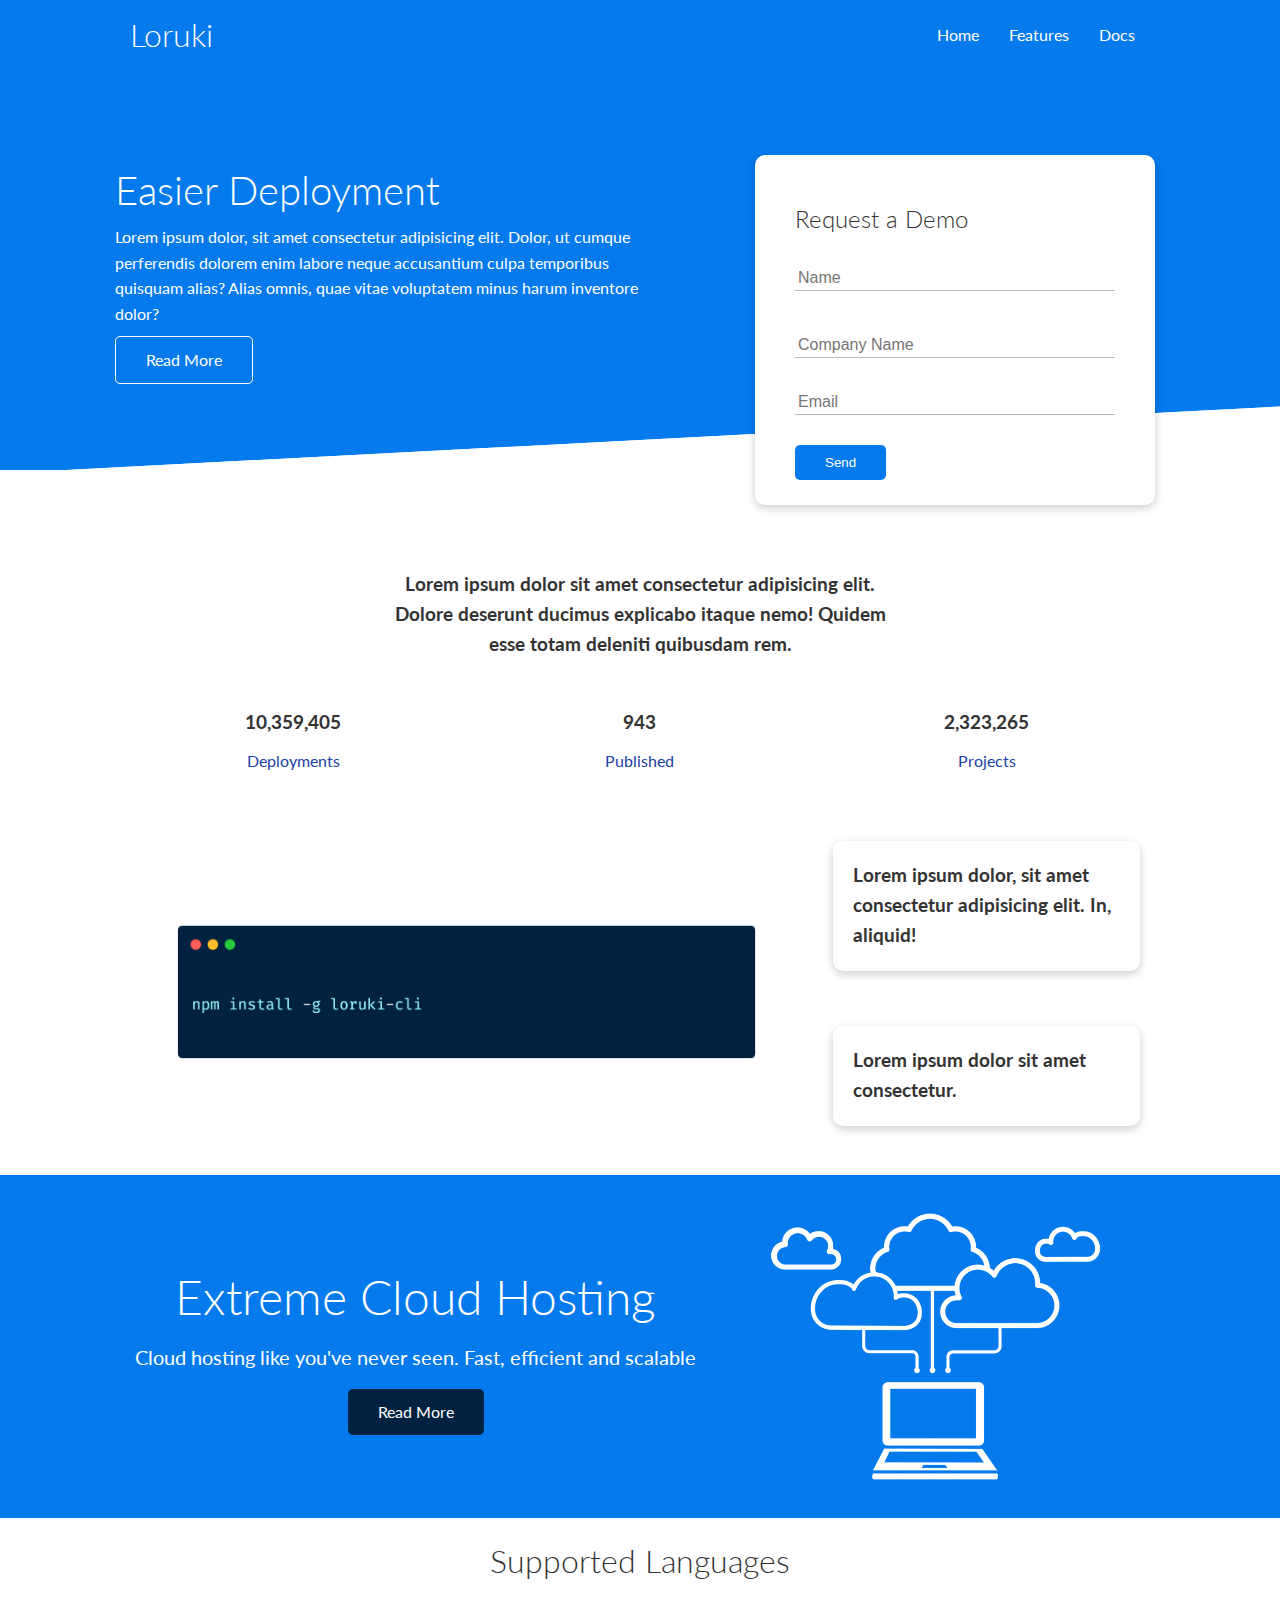
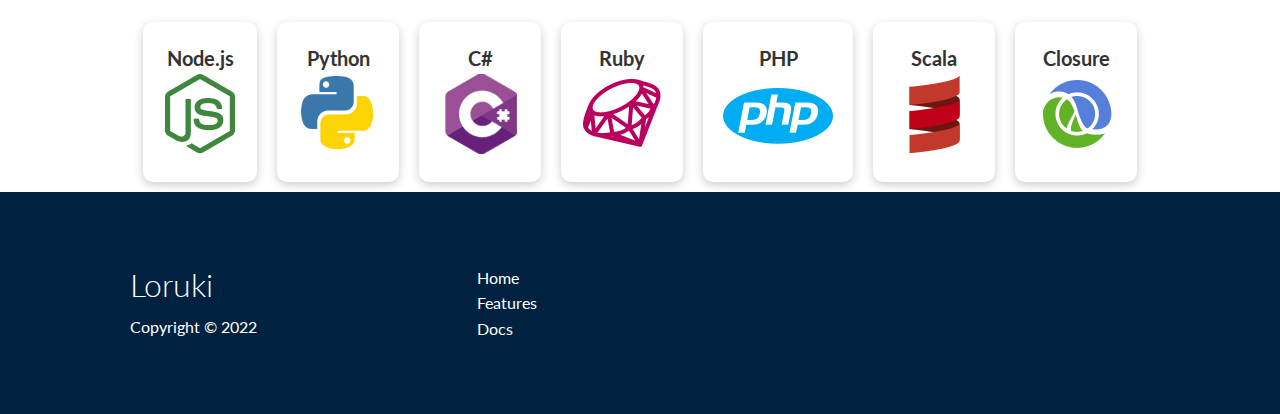
<file: index.html>
<!DOCTYPE html>
<html lang="en">
  <head>
    <meta charset="UTF-8" />
    <meta http-equiv="X-UA-Compatible" content="IE=edge" />
    <meta name="viewport" content="width=device-width, initial-scale=1.0" />
    <link
      rel="stylesheet"
      href="https://cdnjs.cloudflare.com/ajax/libs/font-awesome/5.15.1/css/all.min.css"
      integrity="sha512-+4zCK9k+qNFUR5X+cKL9EIR+ZOhtIloNl9GIKS57V1MyNsYpYcUrUeQc9vNfzsWfV28IaLL3i96P9sdNyeRssA=="
      crossorigin="anonymous"
      referrerpolicy="no-referrer"
    />
    <link rel="stylesheet" href="css/utilities.css" />
    <link rel="stylesheet" href="css/style.css" />
    <title>Loruki | Cloud Hosting for Everyone</title>
  </head>
  <body>
    <!-- Navbar -->
    <div class="navbar">
      <div class="container flex">
        <h1 class="logo">Loruki</h1>
        <nav>
          <ul>
            <li><a href="index.html">Home</a></li>
            <li><a href="features.html">Features</a></li>
            <li><a href="docs.html">Docs</a></li>
          </ul>
        </nav>
      </div>
    </div>

    <!-- Showcase -->
    <section class="showcase">
      <div class="container grid">
        <div class="showcase-text">
          <h1>Easier Deployment</h1>
          <p>
            Lorem ipsum dolor, sit amet consectetur adipisicing elit. Dolor, ut
            cumque perferendis dolorem enim labore neque accusantium culpa
            temporibus quisquam alias? Alias omnis, quae vitae voluptatem minus
            harum inventore dolor?
          </p>
          <a class="btn btn-outline" href="features.html">Read More</a>
        </div>

        <div class="showcase-form card">
          <h2>Request a Demo</h2>
          <form
            name="contact"
            method="POST"
            netlify-honeypot="bot-field"
            data-netlify="true"
          >
            <input type="hidden" name="form-name" value="contact" />
            <div class="form-control">
              <input type="text" name="name" placeholder="Name" required />
              <p class="hidden">
                <label
                  >Don't fill this out if you're human: <input name="bot-field"
                /></label>
              </p>
            </div>
            <div class="form-control">
              <input
                type="text"
                name="company"
                placeholder="Company Name"
                required
              />
            </div>
            <div class="form-control">
              <input type="email" name="email" placeholder="Email" required />
            </div>

            <input type="submit" value="Send" class="btn btn-primary" />
          </form>
        </div>
      </div>
    </section>

    <!-- Stats -->
    <section class="stats">
      <div class="container">
        <h3 class="stats-heading text-center my-1">
          Lorem ipsum dolor sit amet consectetur adipisicing elit. Dolore
          deserunt ducimus explicabo itaque nemo! Quidem esse totam deleniti
          quibusdam rem.
        </h3>

        <div class="grid grid-3 text-center my-4">
          <div>
            <i class="fas fa-server fa-3x"></i>
            <h3>10,359,405</h3>
            <p class="text-secondary">Deployments</p>
          </div>
          <div>
            <i class="fas fa-upload fa-3x"></i>
            <h3>943</h3>
            <p class="text-secondary">Published</p>
          </div>
          <div>
            <i class="fas fa-project-diagram fa-3x"></i>
            <h3>2,323,265</h3>
            <p class="text-secondary">Projects</p>
          </div>
        </div>
      </div>
    </section>

    <!-- Cli -->
    <section class="cli">
      <div class="container grid">
        <img src="images/cli.png" alt="" />
        <div class="card">
          <h3>
            Lorem ipsum dolor, sit amet consectetur adipisicing elit. In,
            aliquid!
          </h3>
        </div>
        <div class="card">
          <h3>Lorem ipsum dolor sit amet consectetur.</h3>
        </div>
      </div>
    </section>

    <!-- Cloud -->
    <section class="cloud bg-primary my-2 py-2">
      <div class="container grid">
        <div class="text-center">
          <h2 class="lg">Extreme Cloud Hosting</h2>
          <p class="lead my-1">
            Cloud hosting like you've never seen. Fast, efficient and scalable
          </p>
          <a href="features.html" class="btn btn-dark">Read More</a>
        </div>
        <img src="images/cloud.png" alt="" />
      </div>
    </section>

    <!-- Languages -->
    <section class="languages">
      <h2 class="md text-center my-2">Supported Languages</h2>
      <div class="container flex">
        <div class="card">
          <h4>Node.js</h4>
          <img src="images/logos/node.png" alt="" />
        </div>
        <div class="card">
          <h4>Python</h4>
          <img src="images/logos/python.png" alt="" />
        </div>
        <div class="card">
          <h4>C#</h4>
          <img src="images/logos/csharp.png" alt="" />
        </div>
        <div class="card">
          <h4>Ruby</h4>
          <img src="images/logos/ruby.png" alt="" />
        </div>
        <div class="card">
          <h4>PHP</h4>
          <img src="images/logos/php.png" alt="" />
        </div>
        <div class="card">
          <h4>Scala</h4>
          <img src="images/logos/scala.png" alt="" />
        </div>
        <div class="card">
          <h4>Closure</h4>
          <img src="images/logos/clojure.png" alt="" />
        </div>
      </div>
    </section>

    <!-- Footer -->
    <footer class="footer bg-dark py-5">
      <div class="container grid grid-3">
        <div>
          <h1>Loruki</h1>
          <p>Copyright &copy; 2022</p>
        </div>
        <nav>
          <ul>
            <li><a href="index.html">Home</a></li>
            <li><a href="features.html">Features</a></li>
            <li><a href="docs.html">Docs</a></li>
          </ul>
        </nav>
        <div class="social">
          <a href="#"><i class="fab fa-github fa-2x"></i></a>
          <a href="#"><i class="fab fa-facebook fa-2x"></i></a>
          <a href="#"><i class="fab fa-instagram fa-2x"></i></a>
          <a href="#"><i class="fab fa-twitter fa-2x"></i></a>
        </div>
      </div>
    </footer>
  </body>
</html>
</file>
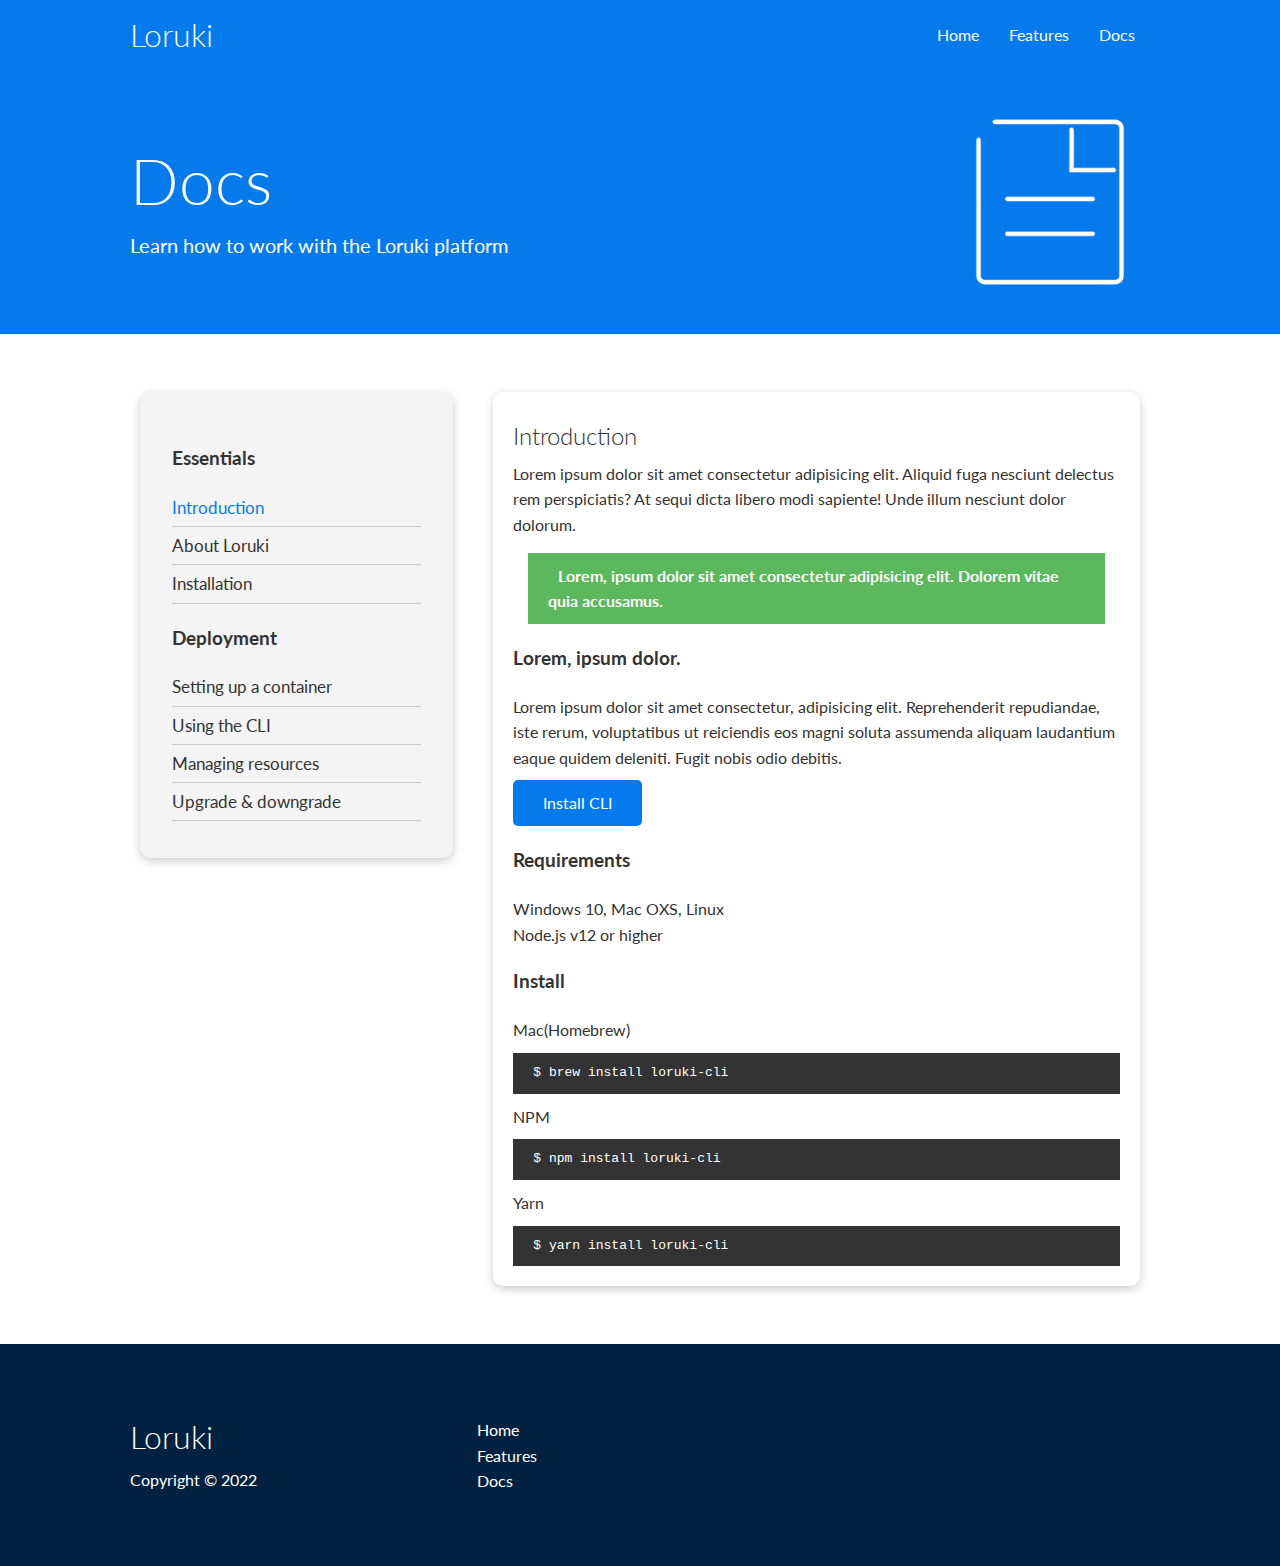
<file: docs.html>
<!DOCTYPE html>
<html lang="en">
  <head>
    <meta charset="UTF-8" />
    <meta http-equiv="X-UA-Compatible" content="IE=edge" />
    <meta name="viewport" content="width=device-width, initial-scale=1.0" />
    <link
      rel="stylesheet"
      href="https://cdnjs.cloudflare.com/ajax/libs/font-awesome/5.15.1/css/all.min.css"
      integrity="sha512-+4zCK9k+qNFUR5X+cKL9EIR+ZOhtIloNl9GIKS57V1MyNsYpYcUrUeQc9vNfzsWfV28IaLL3i96P9sdNyeRssA=="
      crossorigin="anonymous"
      referrerpolicy="no-referrer"
    />
    <link rel="stylesheet" href="css/utilities.css" />
    <link rel="stylesheet" href="css/style.css" />
    <title>Loruki | Cloud Hosting for Everyone</title>
  </head>
  <body>
    <!-- Navbar -->
    <div class="navbar">
      <div class="container flex">
        <h1 class="logo">Loruki</h1>
        <nav>
          <ul>
            <li><a href="index.html">Home</a></li>
            <li><a href="features.html">Features</a></li>
            <li><a href="docs.html">Docs</a></li>
          </ul>
        </nav>
      </div>
    </div>

    <!-- Head -->
    <section class="docs-head bg-primary py-3">
      <div class="container grid">
        <div>
          <h1 class="xl">Docs</h1>
          <p class="lead">Learn how to work with the Loruki platform</p>
        </div>
        <img src="images/docs.png" alt="" />
      </div>
    </section>

    <!-- Docs main -->
    <section class="docs-main my-4">
      <div class="container grid">
        <div class="card bg-light p-3">
          <h3 class="my-2">Essentials</h3>
          <nav>
            <ul>
              <li><a class="text-primary" href="#">Introduction</a></li>
              <li><a href="#">About Loruki</a></li>
              <li><a href="#">Installation</a></li>
            </ul>
          </nav>

          <h3 class="my-2">Deployment</h3>
          <nav>
            <ul>
              <li><a href="#">Setting up a container</a></li>
              <li><a href="#">Using the CLI</a></li>
              <li><a href="#">Managing resources</a></li>
              <li><a href="#">Upgrade & downgrade</a></li>
            </ul>
          </nav>
        </div>

        <div class="card">
          <h2>Introduction</h2>
          <p>
            Lorem ipsum dolor sit amet consectetur adipisicing elit. Aliquid
            fuga nesciunt delectus rem perspiciatis? At sequi dicta libero modi
            sapiente! Unde illum nesciunt dolor dolorum.
          </p>

          <div class="alert alert-success">
            <i class="fas fa-info"></i> Lorem, ipsum dolor sit amet consectetur
            adipisicing elit. Dolorem vitae quia accusamus.
          </div>
          <h3>Lorem, ipsum dolor.</h3>
          <p>
            Lorem ipsum dolor sit amet consectetur, adipisicing elit.
            Reprehenderit repudiandae, iste rerum, voluptatibus ut reiciendis
            eos magni soluta assumenda aliquam laudantium eaque quidem deleniti.
            Fugit nobis odio debitis.
          </p>
          <a href="#" class="btn btn-primary">Install CLI</a>

          <h3>Requirements</h3>
          <ul>
            <li>Windows 10, Mac OXS, Linux</li>
            <li>Node.js v12 or higher</li>
          </ul>

          <h3>Install</h3>
          <p>Mac(Homebrew)</p>
          <pre><code>$ brew install loruki-cli</code></pre>
          <p>NPM</p>
          <pre><code>$ npm install loruki-cli</code></pre>
          <p>Yarn</p>
          <pre><code>$ yarn install loruki-cli</code></pre>
        </div>
      </div>
    </section>

    <!-- Footer -->
    <footer class="footer bg-dark py-5">
      <div class="container grid grid-3">
        <div>
          <h1>Loruki</h1>
          <p>Copyright &copy; 2022</p>
        </div>
        <nav>
          <ul>
            <li><a href="index.html">Home</a></li>
            <li><a href="features.html">Features</a></li>
            <li><a href="docs.html">Docs</a></li>
          </ul>
        </nav>
        <div class="social">
          <a href="#"><i class="fab fa-github fa-2x"></i></a>
          <a href="#"><i class="fab fa-facebook fa-2x"></i></a>
          <a href="#"><i class="fab fa-instagram fa-2x"></i></a>
          <a href="#"><i class="fab fa-twitter fa-2x"></i></a>
        </div>
      </div>
    </footer>
  </body>
</html>
</file>
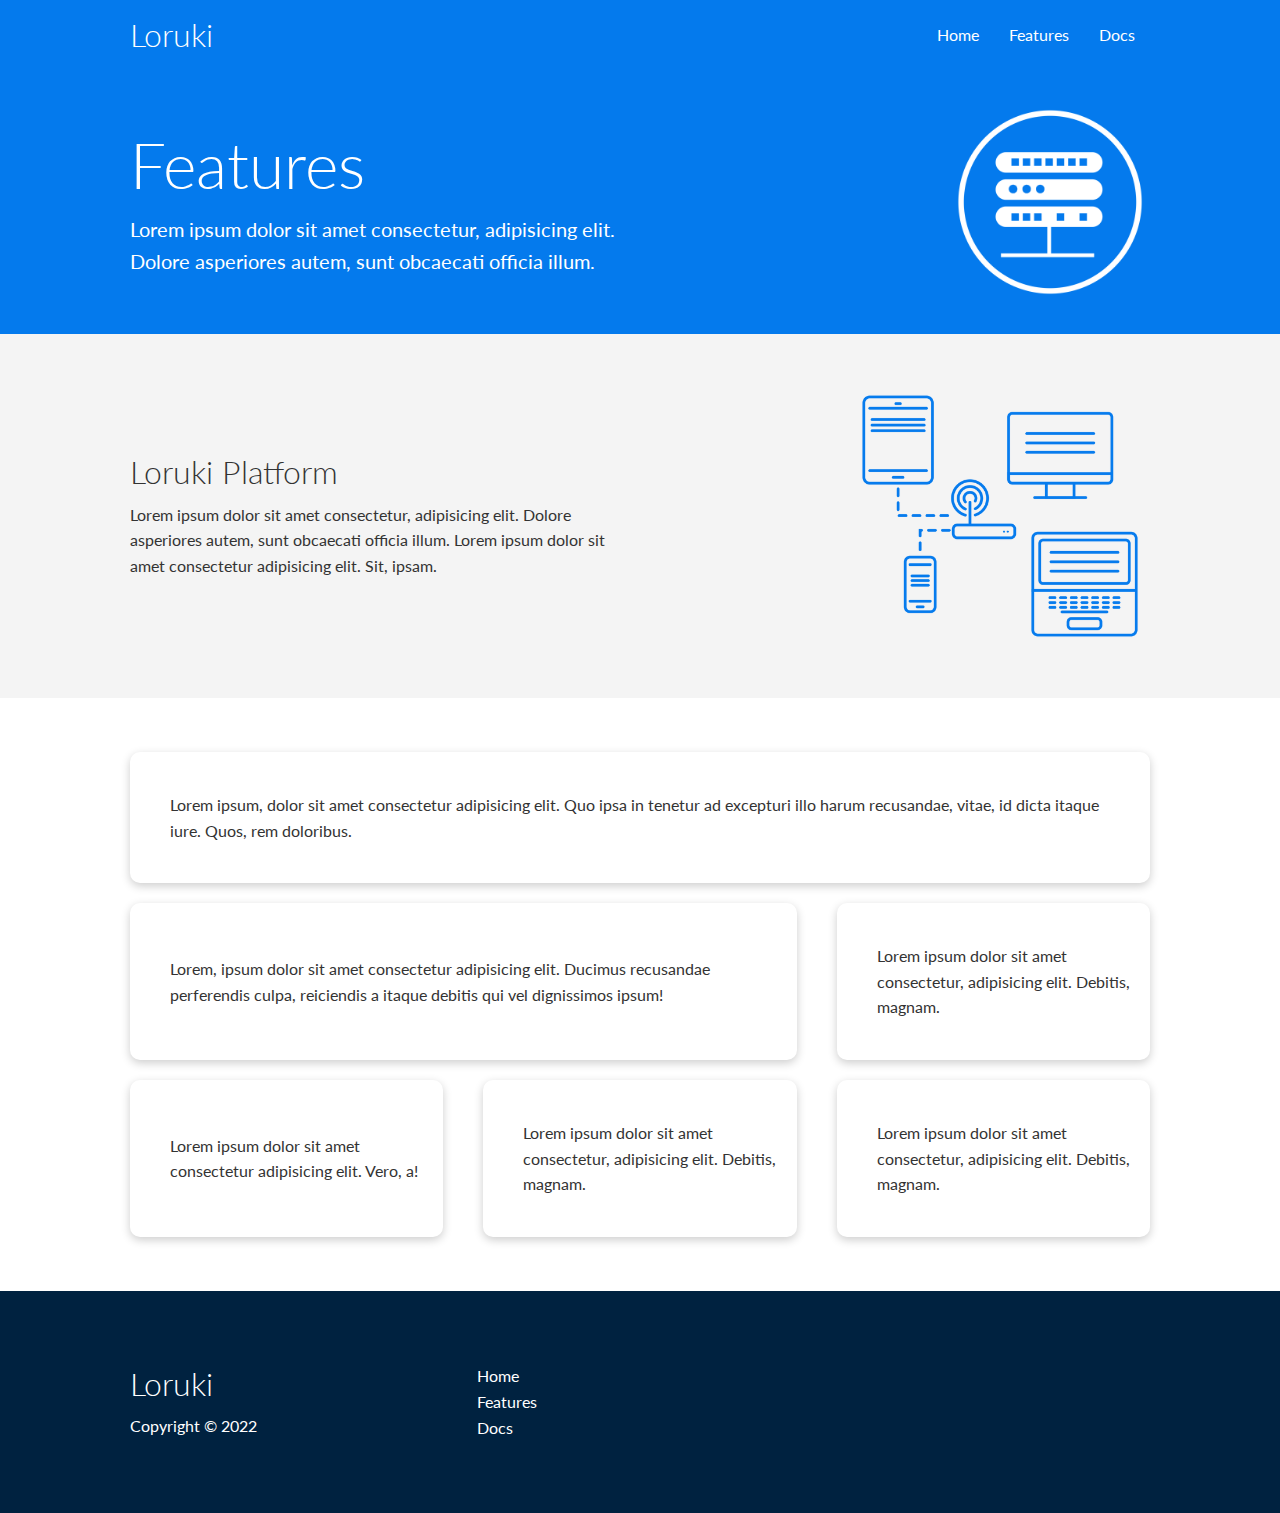
<file: features.html>
<!DOCTYPE html>
<html lang="en">
  <head>
    <meta charset="UTF-8" />
    <meta http-equiv="X-UA-Compatible" content="IE=edge" />
    <meta name="viewport" content="width=device-width, initial-scale=1.0" />
    <link
      rel="stylesheet"
      href="https://cdnjs.cloudflare.com/ajax/libs/font-awesome/5.15.1/css/all.min.css"
      integrity="sha512-+4zCK9k+qNFUR5X+cKL9EIR+ZOhtIloNl9GIKS57V1MyNsYpYcUrUeQc9vNfzsWfV28IaLL3i96P9sdNyeRssA=="
      crossorigin="anonymous"
      referrerpolicy="no-referrer"
    />
    <link rel="stylesheet" href="css/utilities.css" />
    <link rel="stylesheet" href="css/style.css" />
    <title>Loruki | Cloud Hosting for Everyone</title>
  </head>
  <body>
    <!-- Navbar -->
    <div class="navbar">
      <div class="container flex">
        <h1 class="logo">Loruki</h1>
        <nav>
          <ul>
            <li><a href="index.html">Home</a></li>
            <li><a href="features.html">Features</a></li>
            <li><a href="docs.html">Docs</a></li>
          </ul>
        </nav>
      </div>
    </div>

    <!-- Head -->
    <section class="features-head bg-primary py-3">
      <div class="container grid">
        <div>
          <h1 class="xl">Features</h1>
          <p class="lead">
            Lorem ipsum dolor sit amet consectetur, adipisicing elit. Dolore
            asperiores autem, sunt obcaecati officia illum.
          </p>
        </div>
        <img src="images/server.png" alt="" />
      </div>
    </section>

    <!-- Sub head -->
    <section class="features-sub-head bg-light py-3">
      <div class="container grid">
        <div>
          <h1 class="md">Loruki Platform</h1>
          <p>
            Lorem ipsum dolor sit amet consectetur, adipisicing elit. Dolore
            asperiores autem, sunt obcaecati officia illum. Lorem ipsum dolor
            sit amet consectetur adipisicing elit. Sit, ipsam.
          </p>
        </div>
        <img src="images/server2.png" alt="" />
      </div>
    </section>

    <section class="features-main my-2">
      <div class="container grid grid-3">
        <div class="card flex">
          <i class="fas fa-server fa-3x"></i>
          <p>
            Lorem ipsum, dolor sit amet consectetur adipisicing elit. Quo ipsa
            in tenetur ad excepturi illo harum recusandae, vitae, id dicta
            itaque iure. Quos, rem doloribus.
          </p>
        </div>
        <div class="card flex">
          <i class="fas fa-network-wired fa-3x"></i>
          <p>
            Lorem, ipsum dolor sit amet consectetur adipisicing elit. Ducimus
            recusandae perferendis culpa, reiciendis a itaque debitis qui vel
            dignissimos ipsum!
          </p>
        </div>
        <div class="card flex">
          <i class="fas fa-laptop-code fa-3x"></i>
          <p>
            Lorem ipsum dolor sit amet consectetur, adipisicing elit. Debitis,
            magnam.
          </p>
        </div>
        <div class="card flex">
          <i class="fas fa-database fa-3x"></i>
          <p>
            Lorem ipsum dolor sit amet consectetur adipisicing elit. Vero, a!
          </p>
        </div>
        <div class="card flex">
          <i class="fas fa-power-off fa-3x"></i>
          <p>
            Lorem ipsum dolor sit amet consectetur, adipisicing elit. Debitis,
            magnam.
          </p>
        </div>
        <div class="card flex">
          <i class="fas fa-upload fa-3x"></i>
          <p>
            Lorem ipsum dolor sit amet consectetur, adipisicing elit. Debitis,
            magnam.
          </p>
        </div>
      </div>
    </section>

    <!-- Footer -->
    <footer class="footer bg-dark py-5">
      <div class="container grid grid-3">
        <div>
          <h1>Loruki</h1>
          <p>Copyright &copy; 2022</p>
        </div>
        <nav>
          <ul>
            <li><a href="index.html">Home</a></li>
            <li><a href="features.html">Features</a></li>
            <li><a href="docs.html">Docs</a></li>
          </ul>
        </nav>
        <div class="social">
          <a href="#"><i class="fab fa-github fa-2x"></i></a>
          <a href="#"><i class="fab fa-facebook fa-2x"></i></a>
          <a href="#"><i class="fab fa-instagram fa-2x"></i></a>
          <a href="#"><i class="fab fa-twitter fa-2x"></i></a>
        </div>
      </div>
    </footer>
  </body>
</html>
</file>
<file: css/utilities.css>
.container{
     max-width: 1100px;
     margin: 0 auto;
     overflow: auto;
     padding: 0 40px;
}

.card{
     background-color: #fff;
     color: #333;
     border-radius: 10px;
     box-shadow: 0 3px 10px rgb(0, 0, 0, 0.2);
     padding: 20px;
     margin: 10px;
}

.btn{
     display: inline-block;
     padding: 10px 30px;
     cursor: pointer;
     background: var(--primary-color);
     color: #fff;
     border: none;
     border-radius: 5px;
}

.btn-outline{
     background-color: transparent;
     border: 1px #fff solid;
}

.btn:hover{
     transform: scale(0.98);
}

/* Backgrounds & colored buttons */
.bg-primary, .btn-primary{
     background-color: var(--primary-color);
     color: #fff;
}

.bg-secondary, .btn-secondary{
     background-color: var(--secondary-color);
     color: #fff;
}

.bg-dark, .btn-dark{
     background-color: var(--dark-color);
     color: #fff;
}

.bg-light, .btn-light{
     background-color: var(--light-color);
     color: #333;
}

.bg-primary a, .btn-primary a,
.bg-secondary a, .btn-secondary a,
.bg-dark a, .btn-dark a{
     color: #fff;
}

/* Text colors */
.text-primary{
     color: var(--primary-color);
}

.text-secondary{
     color: var(--secondary-color);
}

.text-dark{
     color: var(--dark-color);
}

.text-light{
     color: var(--light-color);
}

/* Text sizes */
.lead{
     font-size: 20px;
}

.sm{
     font-size: 1rem;
}

.md{
     font-size: 2rem;
}

.lg{
     font-size: 3rem;
}

.xl{
     font-size: 4rem;
}

.text-center{
     text-align: center;
}

/* Alert */
.alert{
     background-color: var(--light-color);
     padding: 10px 20px;
     font-weight: bold;
     margin: 15px;
}

.alert i{
     margin-right: 10px;
}

.alert-success{
     background-color: var(--success-color);
     color: #fff;
}

.alert-error{
     background-color: var(--error-color);
     color: #fff;
}

.flex{
     display: flex;
     justify-content: center;
     align-items: center;
     height: 100%;
}

.grid{
     display: grid;
     grid-template-columns: repeat(2, 1fr);
     gap: 20px;
     justify-content: center;
     align-items: center;
     height: 100%;
}

.grid-3{
     grid-template-columns: repeat(3, 1fr);
}

/* Margin */
.my-1{
     margin: 1rem 0;
}

.my-2{
     margin: 1.5rem 0;
}

.my-3{
     margin: 2rem 0;
}

.my-4{
     margin: 3rem 0;
}

.my-5{
     margin: 4rem 0;
}



.m-1{
     margin: 1rem;
}

.m-2{
     margin: 1.5rem;
}

.m-3{
     margin: 2rem;
}

.m-4{
     margin: 3rem;
}

.m-5{
     margin: 4rem;
}


/* Padding */
.py-1{
     padding: 1rem 0;
}

.py-2{
     padding: 1.5rem 0;
}

.py-3{
     padding: 2rem 0;
}

.py-4{
     padding: 3rem 0;
}

.py-5{
     padding: 4rem 0;
}



.p-1{
     padding: 1rem;
}

.p-2{
     padding: 1.5rem;
}

.p-3{
     padding: 2rem;
}

.p-4{
     padding: 3rem;
}

.p-5{
     padding: 4rem;
}
</file>
<file: css/style.css>
@import url('https://fonts.googleapis.com/css2?family=Lato:wght@300&display=swap');

:root{
     --primary-color:#047aed;
     --secondary-color:#1c3fa8;
     --dark-color:#002240;
     --light-color:#f4f4f4;
     --success-color: #5cb85c;
     --error-color: #d9534f;

}
*{
     box-sizing: border-box;
     padding: 0;
     margin: 0;
}

body{
     font-family: 'Lato', sans-serif;
     color: #333;
     line-height: 1.6;
}

ul{
     list-style-type: none;
}

a{
     text-decoration: none;
     color: #333;
}

h1,h2{
     font-weight: 300;
     line-height: 1.2;
     margin: 10px 0;
}

p{
     margin: 10px 0;
}

img{
     width: 100%;
}

code,pre{
     background: #333;
     color: #fff;
     padding: 10px;

}

.hidden{
     visibility: hidden;
     height: 0;
}
/* Navbar */
.navbar{
     background-color: var(--primary-color);
     color: #fff;
     height: 70px;
}

.navbar ul{
     display: flex;
}

.navbar a{
     color: #fff;
     padding: 10px;
     margin: 0 5px;
}

.navbar a:hover{
     border-bottom: 2px #fff solid;
}

.navbar .flex{
     justify-content: space-between;
}

/* Showcase */
.showcase{
     height: 400px;
     background-color: var(--primary-color);
     color: #fff;
     position: relative;
}

.showcase h1{
     font-size: 40px;
}

.showcase p{
     margin: 10px 0;
}

.showcase .grid{
     grid-template-columns: 55% 45%;
     gap: 30px;
     overflow: visible;
}

.showcase-text{
     animation: slideInFromLeft 1s ease-in;
}

.showcase-form{
     position: relative;
     top: 60px;
     height: 350px;
     width: 400px;
     padding: 40px;
     z-index: 100;
     justify-self: flex-end;
     animation: slideInFromRight 1s ease-in;
}

.showcase-form .form-control{
     margin: 30px 0;
}

.showcase-form input[type='text'],
.showcase-form input[type='email']{
     border: 0;
     border-bottom: 1px solid #b4becb;
     width: 100%;
     padding: 3px;
     font-size: 16px;
}

.showcase-form input:focus{
     outline: none;
}

.showcase::before, .showcase::after{
     content: '';
     position: absolute;
     height: 100px;
     bottom: -70px;
     right: 0;
     left: 0;
     background: #fff;
     transform: skewY(-3deg);
     -webkit-transform: skewY(-3deg);
     -moz-transform: skewY(-3deg);
     -ms-transform: skewY(-3deg);
}

/* Stats */
.stats{
     padding-top: 100px;
     animation: slideInFromBottom 1s ease-in;
}

.stats-heading{
     max-width: 500px;
     margin: auto;
}

.stats grid h3{
     font-size: 35px;
}

.stats grid p{
     font-size: 20px;
     font-weight: bold;
}

/* Cli */
.cli .grid{
     grid-template-columns: repeat(3, 1fr);
     grid-template-rows: repeat(2, 1fr);
}

.cli .grid > *:first-child{
     grid-column: 1 / span 2;
     grid-row: 1 / span 2;
}

/* Cloud */
.cloud .grid {
     grid-template-columns: 4fr 3fr;
}

/* Languages */

.languages .flex{
     flex-wrap: wrap;
}
.languages .card{
     text-align: center;
     margin: 18px 10px 40px;
     transition: transform 0.2s ease-in;
}

.languages .card{
     font-size: 20px;
     margin-bottom: 10px;
}

.languages .card:hover{
     transform: translateY(-15px);
}

/* Features */
.features-head img,
.docs-head img{
     width: 200px;
     justify-self: flex-end;
}


.features-sub-head img{
     width: 300px;
     justify-self: flex-end;
}

.features-main .card > i {
     margin-right: 20px;
}

.features-main .grid{
     padding: 30px;
}

.features-main .grid > *:first-child{
     grid-column: 1 / span 3;
}

.features-main .grid > *:nth-child(2){
     grid-column: 1 / span 2;
}

/* Docs */
.docs-main h3{
     margin: 20px 0;
}

.docs-main .grid{
     grid-template-columns: 1fr 2fr ;
     align-items: flex-start;
}

.docs-main nav li{
     font-size: 17px;
     padding-bottom: 5px;
     margin-bottom: 5px;
     border-bottom:1px #ccc solid ;
}

.docs-main a:hover{
     font-weight: bold;
}

/* Footer */
.footer .social a{
     margin: 0 10px;
}


/* Animations */
@keyframes slideInFromLeft{
     0%{
          transform: translateX(-100%);
     }

     100%{
          transform: translateX(0);
     }
}

@keyframes slideInFromRight{
     0%{
          transform: translateX(100%);
     }

     100%{
          transform: translateX(0);
     }
}

@keyframes slideInFromTop{
     0%{
          transform: translateY(-100%);
     }

     100%{
          transform: translateX(0);
     }
}

@keyframes slideInFromBottom{
     0%{
          transform: translateY(100%);
     }

     100%{
          transform: translateX(0);
     }
}



/* Tablets and Under */
@media(max-width: 768px){
     .grid, 
     .showcase .grid,
     .stats .grid,
     .cli .grid,
     .cloud .grid,
     .features-main .grid,
     .docs-main .grid {
          grid-template-columns: 1fr;
          grid-template-rows: 1fr;
     }

     .showcase {
          height: auto;
     }

     .showcase-text{
          text-align: center;
          margin-top: 40px;
          animation: slideInFromTop 1s ease-in;
     }

     .showcase-form{
          justify-self: center;
          margin: auto;
          animation: slideInFromBottom 1s ease-in;

     }

     .cli .grid > *:first-child{
          grid-column: 1;
          grid-row: 1;
     }

     .features-head,
     .features-sub-head,
     .docs-head{
          text-align: center;
     }

     .features-head img,
     .features-sub-head img,
     .docs-head img{
          justify-self: center;
     }

     .features-main .grid > *:first-child,
     .features-main .grid > *:nth-child(2){
          grid-column: 1;
     }
}

/* Mobile */
@media(max-width: 500px){
     .navbar{
          height: 110px;

     }

     .navbar .flex{
          flex-direction: column;
     }

     .navbar ul{
          padding: 10px;
          background-color: rgba(0, 0, 0, 0.1);
     }
}
</file>
